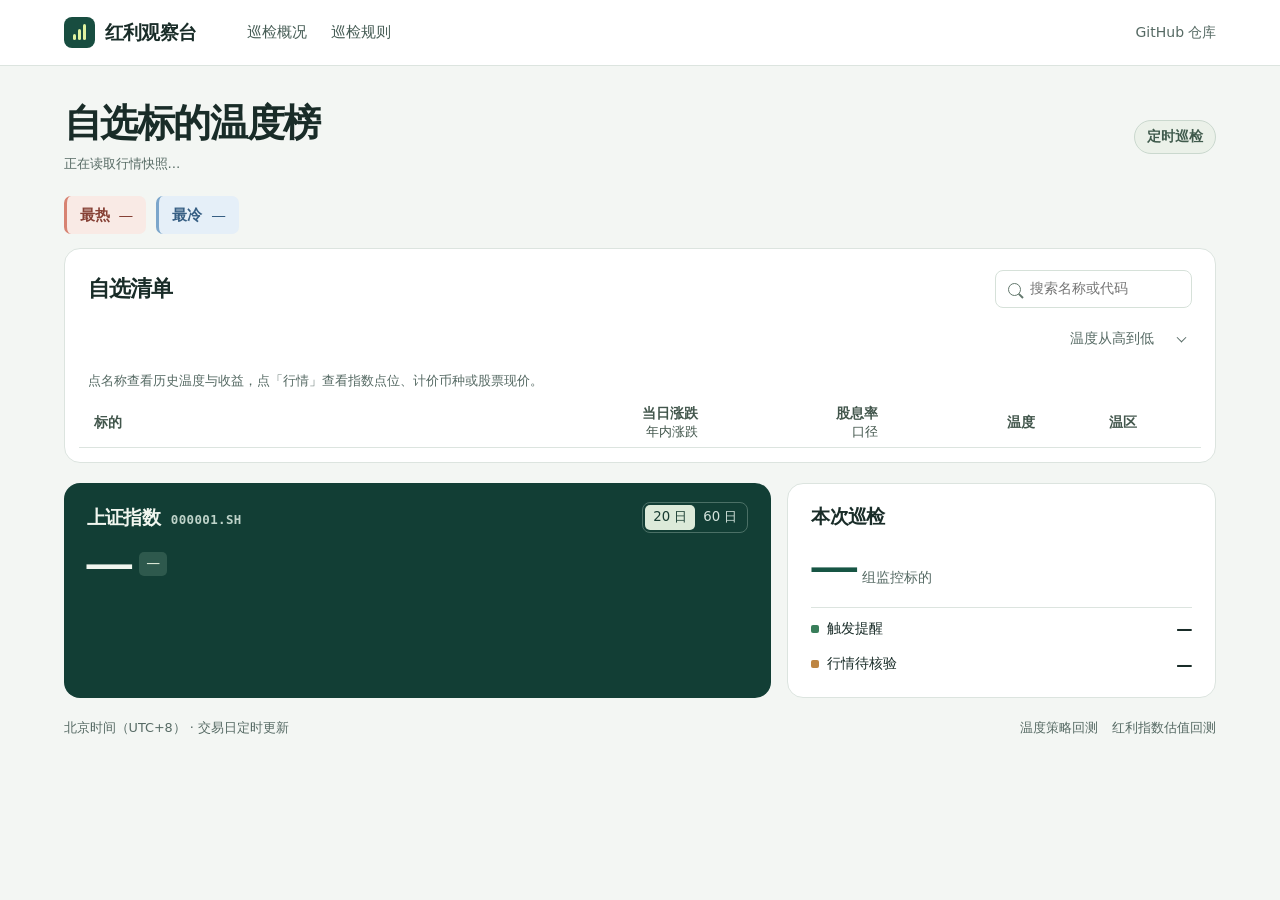
<file: dashboard/index.html>
<!doctype html>
<html lang="zh-CN">
<head>
  <meta charset="utf-8">
  <meta name="viewport" content="width=device-width, initial-scale=1">
  <meta name="theme-color" content="#123e35">
  <title>自选标的温度榜 · 红利观察台</title>
  <link rel="stylesheet" href="./style.css">
  <script type="application/json" id="snapshot">__SNAPSHOT__</script>
  <script src="./app.js" defer></script>
</head>
<body>
  <header class="top"><div class="shell top-inner">
    <a class="brand" href="#overview"><span class="brand-mark" aria-hidden="true"><i></i><i></i><i></i></span>红利观察台</a>
    <nav aria-label="主导航"><a href="#market-summary">巡检概况</a><button class="text-button" id="rules-open">巡检规则</button></nav>
    <a class="repo" href="https://github.com/spbnb/dividend-watch">GitHub 仓库</a>
  </div></header>
  <main class="shell" id="overview">
    <div class="page-heading"><div><h1>自选标的温度榜</h1><p id="rank-date"></p><p id="updated">正在读取行情快照…</p></div>
      <span class="session" id="session">定时巡检</span></div>
    <div class="extremes" aria-label="清单中的最高和最低温度">
      <div class="extreme hot"><span>最热</span><a id="hottest">—</a></div>
      <div class="extreme cold"><span>最冷</span><a id="coldest">—</a></div>
    </div>
    <section class="watch" id="list" aria-labelledby="list-title">
      <div class="list-heading"><div><h2 id="list-title">自选清单</h2><span id="visible-count" aria-live="polite"></span></div>
        <label class="search"><span aria-hidden="true" class="magnifier"></span><input type="search" id="search" placeholder="搜索名称或代码" aria-label="搜索名称或代码"></label>
      </div>
      <div class="filter-line"><div id="filters" class="filters" role="group" aria-label="标的类别"></div>
        <label class="sort"><select id="sort" aria-label="清单排序"><option value="hot">温度从高到低</option><option value="cold">温度从低到高</option><option value="gap">距首档升序</option><option value="change">涨跌幅从高到低</option><option value="status">触发状态优先</option></select></label></div>
      <button id="clear-scope" hidden></button>
      <p class="basis-key">点名称查看历史温度与收益，点「行情」查看指数点位、计价币种或股票现价。</p>
      <table class="watch-table"><colgroup><col class="col-name"><col class="col-move"><col class="col-yield"><col class="col-temp"><col class="col-band"></colgroup>
        <thead><tr><th scope="col">标的</th><th scope="col">当日涨跌<small>年内涨跌</small></th><th scope="col">股息率<small>口径</small></th><th scope="col">温度</th><th scope="col">温区</th></tr></thead><tbody id="rows"></tbody>
      </table>
      <div id="empty" hidden>没有符合条件的标的。<button id="reset">清除筛选</button></div>
      <noscript><table><thead><tr><th>名称</th><th>代码</th><th>点位 / 价格 / 净值</th><th>首档</th><th>状态</th></tr></thead><tbody>__ROWS__</tbody></table></noscript>
    </section>
    <section class="overview-grid" id="market-summary" aria-label="行情和巡检概况">
      <article class="index-card">
        <div class="card-heading"><h2>上证指数 <span class="symbol">000001.SH</span></h2>
          <div class="periods" aria-label="走势图范围"><button data-days="20" aria-pressed="true">20 日</button><button data-days="60" aria-pressed="false">60 日</button></div>
        </div>
        <div class="index-data"><strong id="index-price">—</strong><span id="index-change">—</span></div>
        <div class="chart-wrap"><canvas id="chart" tabindex="0" role="img" aria-label="上证指数最近交易日走势"></canvas><output id="chart-tip" hidden></output></div>
        <div class="chart-foot"><span id="chart-start"></span><span id="chart-caption"></span><span id="chart-end"></span></div>
      </article>
      <article class="summary-card"><h2>本次巡检</h2>
        <div class="coverage"><div><strong id="group-count">—</strong><span>组监控标的</span></div><span id="row-count"></span></div>
        <div class="summary-actions">
          <button data-scope="hits" aria-pressed="false"><span><i class="indicator hit"></i>触发提醒</span><b id="hit-count">—</b></button>
          <button data-scope="guard" aria-pressed="false"><span><i class="indicator guard"></i>行情待核验</span><b id="guard-count">—</b></button>
        </div>
      </article>
    </section>
    <footer><span>北京时间（UTC+8） · 交易日定时更新</span><div class="research-links"><a href="https://github.com/spbnb/dividend-watch/blob/main/research/strategy-backtest.md">温度策略回测</a><a href="https://github.com/spbnb/dividend-watch/blob/main/research/value-results.md">红利指数估值回测</a></div></footer>
  </main>
  <dialog id="rules" aria-labelledby="rules-title"><div class="dialog-heading"><h2 id="rules-title">巡检规则</h2><button id="rules-close">关闭</button></div>
    <dl class="rule-list">
      <dt>巡检与提醒</dt><dd>北京时间周一至周五 08:00 至 14:30，每半小时计划巡检一次。盘中出现新的触发条件时推送提醒。14:30 入队的最后一轮如有延迟，15:00 前仍可发出盘中提醒。</dd>
      <dt>盘前与盘后温度榜</dt><dd>交易日北京时间 08:00 计划发送盘前总榜，16:30 计划发送盘后总榜。每个已启用渠道每期接收一次。</dd>
      <dt>股票与净值提醒</dt><dd>价格、日线 RSI(14) 和 RSI(7) 各自分档，等于阈值即触发。点「行情」可查看各标的适用的阈值。同一轮多项命中合并显示，直接到二档时覆盖该指标首档。</dd>
      <dt>指数监测</dt><dd>指数温度、RSI 和历史收益使用指数本身的序列。点「行情」查看本次读数来源、历史指数代码和计价币种。点位栏只列价格指数的原始点位，数据暂缺时显示「—」。</dd>
      <dt>场外基金</dt><dd>012708 的 RSI 使用基金已公布的日净值涨跌幅，盘中以估值涨跌幅暂估。单位净值和跟踪指数 931446 的当日跌幅各自设有两档。展开「行情」可查看各档和估值来源。</dd>
      <dt>标的温度计</dt><dd>点标的名称可查看综合温度、历史走势和不同温区的历史收益。综合温度由 250 日价格位置、RSI(14)、RSI(7) 按 50%、35%、15% 加权。≤10° 为超低温，超过 10° 且 ≤25° 为低温。</dd>
      <dt>榜单读法</dt><dd>最热、最冷比较同一最新观测日的标的，旧读数标注日期并列在同日读数之后。指数行列示指数股息率和数据日期，股票与场外基金列示近 365 日现金分红合计除以最新价或净值。缺少数据时显示「—」。</dd>
      <dt>重复提醒</dt><dd>本机和 GitHub 各自按渠道记录当天的档位提醒。从低温降至超低温可再次提醒，直接触及超低温同时覆盖当天低温档。</dd>
    </dl>
  </dialog>
</body>
</html>
</file>
<file: dashboard/style.css>
:root {
  color-scheme: light;
  --ink: #192c28; --muted: #566a64; --line: #dce4df; --green: #175544;
  --wash: #f3f6f3; --rise: #a34236; --fall: #167052;
  font: 16px/1.55 "Inter", "Microsoft YaHei", "PingFang SC", system-ui, sans-serif;
  color: var(--ink); background: var(--wash);
}
* { box-sizing: border-box }
body { margin: 0 }
button, input, select { font: inherit; color: inherit }
button, select { cursor: pointer }
a { color: inherit; text-decoration: none }
button:focus-visible, a:focus-visible, input:focus-visible, select:focus-visible, canvas:focus-visible {
  outline: 3px solid #b17625; outline-offset: 3px;
}
[hidden] { display: none !important }
h1, h2, p { margin: 0 }
h1, h2, .brand { letter-spacing: -.035em }
.shell { max-width: 1240px; margin: 0 auto; padding: 0 clamp(18px, 3.4vw, 48px) }
.top { background: #fff; border-bottom: 1px solid var(--line) }
.top-inner, nav, .brand, .page-heading, .card-heading, .periods, .index-data, .coverage, .list-heading, .list-heading > div, .filter-line, footer, .dialog-heading {
  display: flex; align-items: center;
}
.top-inner { min-height: 65px; gap: clamp(16px, 4vw, 56px) }
.brand { display: inline-flex; gap: 10px; font-size: 1.17rem; font-weight: 780 }
.brand-mark { width: 31px; height: 31px; display: inline-flex; align-items: flex-end; justify-content: center; gap: 2px; padding-bottom: 8px; border-radius: 8px; background: #184d40 }
.brand-mark i { width: 3px; height: 6px; border-radius: 2px; background: #e0f3a0 }
.brand-mark i:nth-child(2) { height: 11px }
.brand-mark i:nth-child(3) { height: 16px }
nav { gap: 24px; font-size: .91rem; color: #475d56 }
.text-button { padding: 0; background: none; border: 0 }
nav a:hover, .text-button:hover, .repo:hover { color: #087b58; text-decoration: underline }
.repo { margin-left: auto; font-size: .875rem; color: var(--muted) }
.page-heading { justify-content: space-between; gap: 12px; padding: 34px 0 22px }
h1 { font-size: clamp(1.7rem, 3vw, 2.5rem); line-height: 1.22; font-weight: 760 }
.page-heading p { margin-top: 7px; color: var(--muted); font-size: .9rem }
#rank-date { color: #315848; font-weight: 650 }
.page-heading #updated { margin-top: 1px; font-size: .8rem }
.session { font-size: .875rem; font-weight: 650; border: 1px solid #cad8ce; border-radius: 20px; padding: 5px 12px; color: #405b4d; background: #ebf1e9; white-space: nowrap }
.overview-grid { display: grid; grid-template-columns: 1.65fr 1fr; gap: 16px }
.index-card, .summary-card, .watch { border-radius: 16px; overflow: hidden }
.index-card { background: #123e35; color: #f1f6ef; padding: 19px 23px 14px; position: relative }
.card-heading, .coverage, footer, .dialog-heading, .list-heading, .filter-line { justify-content: space-between }
h2 { font-size: 1.18rem; line-height: 1.4; font-weight: 720 }
.symbol { color: #bed3c9; font: 550 .78rem/1.2 "IBM Plex Mono", Consolas, monospace; letter-spacing: .03em; margin-left: 5px }
.periods { border: 1px solid #4b7066; border-radius: 8px; padding: 2px }
.periods button { border: 0; border-radius: 5px; padding: 2px 8px; background: transparent; color: #d3e3dc; font-size: .83rem }
.periods button[aria-pressed=true] { background: #dcead9; color: #183c31 }
.index-data { gap: 10px; margin-top: 4px }
.index-data strong, .coverage strong { font: 570 clamp(2rem, 4vw, 2.85rem)/1.2 "Inter", "Segoe UI", sans-serif; letter-spacing: -.065em; font-variant-numeric: tabular-nums }
#index-change { background: #2e594d; color: #e8f2df; padding: 1px 7px; border-radius: 5px; font-size: .87rem }
.chart-wrap { position: relative; height: 69px; margin-top: 5px }
#chart { width: 100%; height: 100%; display: block; touch-action: pan-y }
#chart-tip { position: absolute; top: 0; pointer-events: none; padding: 2px 6px; border-radius: 4px; background: #eff5df; color: #1a3930; font-size: .77rem; white-space: nowrap }
.chart-foot { display: flex; min-height: 18px; align-items: center; justify-content: space-between; color: #bcd1c5; font-size: .77rem; font-variant-numeric: tabular-nums }
.summary-card, .watch { background: #fff; border: 1px solid var(--line) }
.summary-card { padding: 19px 23px 12px }
.coverage { align-items: baseline; padding: 10px 0 13px; gap: 8px; border-bottom: 1px solid var(--line) }
.coverage strong { color: var(--green); margin-right: 8px }
.coverage span { color: var(--muted); font-size: .85rem }
.summary-actions { display: grid; gap: 2px; margin-top: 4px }
.summary-actions button { display: flex; align-items: center; justify-content: space-between; gap: 10px; border: 0; padding: 4px 5px; margin: 0 -5px; border-radius: 5px; background: none; font-size: .88rem }
.summary-actions button:hover, .summary-actions button[aria-pressed=true] { background: #ecf4eb }
.summary-actions button > span { display: inline-flex; align-items: center; gap: 8px }
.summary-actions b { font-size: 1.02rem; font-variant-numeric: tabular-nums }
.indicator { width: 8px; height: 8px; border-radius: 2px; flex: none }
.indicator.hit { background: #397e5a }.indicator.guard { background: #bd8542 }
.watch { margin-top: 22px; scroll-margin-top: 12px }
.list-heading { padding: 21px 23px 14px; gap: 12px }
.list-heading > div { gap: 10px }
.list-heading h2 { font-size: 1.37rem }
#visible-count { color: var(--muted); font-size: .84rem }
.search { display: flex; align-items: center; padding: 5px 9px 5px 12px; border-radius: 8px; border: 1px solid #d6e1d9; gap: 9px }
.search input { min-width: 0; width: 152px; border: 0; padding: 2px 0; background: transparent; font-size: .875rem }
.magnifier { position: relative; width: 13px; height: 13px; border: 1.7px solid #63786d; border-radius: 50% }
.magnifier:after { content: ""; position: absolute; right: -4px; bottom: -2px; transform: rotate(45deg); width: 6px; height: 1.7px; background: #63786d }
.filter-line { padding: 0 23px 15px; gap: 8px; flex-wrap: wrap }
.filters { display: flex; gap: 5px; flex-wrap: wrap }
.filters button, #clear-scope, #reset, .dialog-heading button { border: 0; background: #eef3ee; border-radius: 6px; font-size: .875rem; padding: 5px 10px }
.filters button { color: #50645a; background: transparent }
.filters button[aria-pressed=true] { background: #204f41; color: #fff }
.filters button:hover:not([aria-pressed=true]) { background: #edf3ee }
.sort { position: relative; font-size: .86rem; color: var(--muted) }
.sort select { appearance: none; padding: 6px 24px 6px 8px; border: 0; background: transparent }
.sort:after { content: ""; position: absolute; width: 6px; height: 6px; border: solid currentColor; border-width: 0 1.5px 1.5px 0; transform: translateY(-70%) rotate(45deg); right: 7px; top: 50%; pointer-events: none }
#clear-scope { margin: 0 23px 12px; background: #edf1df }
/* The ranked list keeps the same five columns on a phone and a desktop. */
.extremes { display: flex; gap: 10px; align-items: stretch; flex-wrap: wrap }
.extreme { display: flex; align-items: center; gap: 9px; flex-wrap: wrap; padding: 8px 13px; border-radius: 7px; font-size: .92rem; background: #f9eae5; color: #864035; border-left: 3px solid #d78372 }
.extreme.cold { background: #e5eff8; border-color: #7ca6cb; color: #365e83 }
.extreme > span { font-weight: 680 }.extreme a { display:inline-flex; align-items:baseline; flex-wrap: wrap; gap: 5px 7px }.extreme a:hover b { text-decoration: underline }
.extreme small { font-size: .8rem }.extreme strong { font-size:1.05rem }
.watch { margin: 14px 0 20px }.watch-table { width: calc(100% - 28px); margin: 0 14px 10px; border-collapse: separate; border-spacing: 0 4px; table-layout: fixed; font-variant-numeric: tabular-nums; font-size: .95rem }
.col-name { width: 38% }.col-move { width: 18% }.col-yield { width: 16% }.col-temp { width: 14% }.col-band { width: 14% }
.watch-table th { font-size: .86rem; line-height: 1.3; padding: 7px 9px; color: #42564c; border-bottom: 1px solid #dce4df; text-align: right }
.watch-table th small,.move small { display: block; font-size: .82rem; font-weight: 450 }
.watch-table th:first-child,.watch-table .row td:first-child { text-align: left; padding-left: 15px }
.watch-table th:last-child,.watch-table .row td:last-child { text-align: center }
.watch-table .row { --row:#f1f4f0; --line-tint:#b1bdb5; --band:#526358 }
.watch-table .row.ice { --row:#e5effb; --line-tint:#84a9d1; --band:#315a87 }
.watch-table .row.cool { --row:#eef4fb; --line-tint:#a2bdd6; --band:#416584 }
.watch-table .row.cool-side { --row:#f1f5f9; --line-tint:#b1c8dc }
.watch-table .row.warm-side { --row:#faf3ef; --line-tint:#dac3b6 }
.watch-table .row.warm { --row:#fcf0e9; --line-tint:#e3ac8d; --band:#994f30 }
.watch-table .row.hot { --row:#fae8e5; --line-tint:#dc9287; --band:#953f38 }
.watch-table .row.unknown { --row:#f5f5f3; --line-tint:#c6cac5 }
.watch-table .row td { background: var(--row); padding: 5px 9px; text-align: right; vertical-align: middle; line-height: 1.32 }
.watch-table .row td:first-child { border-radius: 6px 0 0 6px; box-shadow: inset 3px 0 var(--line-tint) }
.watch-table .row td:last-child { border-radius: 0 6px 6px 0 }
.name-link { font-size: .97rem; font-weight: 685; line-height: 1.28; color: var(--ink); text-decoration: none; overflow-wrap: anywhere }
.name-link:hover { text-decoration: underline; text-underline-offset: 2px }
.code { display: block; color: #5c6c62; font: .75rem/1.4 "IBM Plex Mono", Consolas, monospace }
.basis-key { color: var(--muted); font-size: .8rem; padding: 0 23px 4px }
.basis-label,.rate-basis { display: block; color: var(--muted); font-size: .72rem; line-height: 1.4; font-weight: 450 }
.basis-label { display: inline-block; margin-top: 1px; color: #365d52 }
.num { white-space: nowrap }.move strong { font-weight: 600 }.move small { margin-top: 1px }.temp,.band-name { color: var(--band); font-weight: 720 }.temp { font-size: 1.08rem }
.older-date { display:block;color:#586861;font: .75rem/1.3 "Inter",system-ui,sans-serif }
.band-name { display: block; font-size: .85rem }
.quote-toggle { display: inline-flex; gap: 4px; align-items: center; border: 0; color: #4e6156; background: none; cursor: pointer; padding: 2px 3px; font-size: .74rem }
.quote-toggle:hover { text-decoration: underline }
.quote-toggle:after { content: ""; width: 4px; height: 4px; border: solid currentColor; border-width: 0 1px 1px 0; transform: rotate(45deg) }
.quote-toggle[aria-expanded=true]:after { transform: rotate(225deg) }
.up { color: var(--rise) }.down { color: var(--fall) }
.row-details td { padding: 8px 12px; background: #f5f8f4 }
.detail { display: grid; grid-template-columns: repeat(auto-fit, minmax(145px, 1fr)); gap: 10px 18px; text-align: left; margin: 3px 0 5px }
.detail div { min-width: 0 }.detail dt { color: var(--muted); font-size: .79rem }.detail dd { margin: 1px 0; font-size: .9rem; overflow-wrap: anywhere }
#empty { padding: 30px; text-align: center; color: var(--muted) }
footer { padding: 20px 0 32px; gap: 8px; color: var(--muted); font-size: .8rem; flex-wrap: wrap }
.research-links { display: flex; flex-wrap: wrap; gap: 4px 14px }
.research-links a:hover { color: var(--green); text-decoration: underline }
dialog { border: 1px solid #cad7ce; border-radius: 15px; padding: 23px; width: min(490px, 92vw); color: var(--ink); max-height: 84vh; overflow: auto }
dialog::backdrop { background: #102e2666 }.dialog-heading { margin-bottom: 14px }
.rule-list { margin: 0 }.rule-list dt { font-weight: 700; margin: 12px 0 3px }.rule-list dd { margin: 0; color: #4e6156; font-size: .91rem }
@media (max-width: 760px) {
  .overview-grid { grid-template-columns: 1.4fr 1fr; gap: 10px }
  .index-card, .summary-card { padding-left: 15px; padding-right: 15px }

  .coverage { flex-wrap: wrap; gap: 0 }.type-icon { display: none }
}
@media (max-width: 600px) {
  .top-inner { min-height: 55px; gap: 13px }.brand { font-size: 1.04rem } nav { gap: 12px; margin-left: auto; font-size: .84rem }.repo { display: none }
  .page-heading { padding: 22px 0 15px }.page-heading p { font-size: .8rem }.session { font-size: .78rem; padding: 4px 8px }
  .overview-grid { grid-template-columns: 1fr }.index-card { padding: 14px 16px 9px }.chart-wrap { height: 64px }.summary-card { display: grid; grid-template-columns: 1fr 1.2fr; gap: 0 13px; padding: 12px 16px }
  .summary-card h2 { font-size: .97rem }.coverage { grid-column: 1; grid-row: 2; border: 0; padding: 0; display: block }.coverage strong { font-size: 1.7rem }.coverage > span { display: block; font-size: .76rem }
  .summary-actions { grid-column: 2; grid-row: 1 / 3; align-self: center; border-left: 1px solid var(--line); padding-left: 13px }.summary-actions button { font-size: .8rem }
  .watch { margin-top: 14px; border-radius: 12px }.list-heading { padding: 15px 13px 9px }.list-heading h2 { font-size: 1.15rem }
  .search { padding: 4px 7px; gap: 7px }.search input { width: 109px; font-size: .8rem }
  .filter-line { padding: 0 10px 8px; gap: 2px }.filters { gap: 1px }.filters button { padding: 4px 7px; font-size: .8rem }.sort { font-size: .8rem }
  .shell { padding-inline: 10px }.page-heading {padding: 18px 2px 10px}
  .page-heading { display:grid;grid-template-columns:1fr auto;gap:3px 7px;align-items:center }
  .page-heading>div { display:contents }.page-heading h1 {grid-row:1;grid-column:1}.page-heading .session {grid-row:1;grid-column:2}
  .page-heading p {grid-column:1/-1;grid-row:2;margin:0}.page-heading #updated {grid-row:3}
  .extremes {display:grid;gap:4px}.extreme {font-size:.81rem; padding:4px 9px;gap:7px}.extreme strong {font-size:.9rem}.extreme a {gap:5px}
  .watch-table { width: calc(100% - 10px); margin: 0 5px 7px; font-size: .80rem; border-spacing: 0 4px }
  .col-name { width: 34% }.col-move { width: 20% }.col-yield { width: 16% }.col-temp { width: 13% }.col-band { width: 17% }
  .watch-table .row td,.watch-table th { padding: 5px 2px }
  .watch-table .row td:first-child,.watch-table th:first-child {padding-left:7px}
  .watch-table th,.watch-table th small {font-size:.735rem}.name-link {font-size:.83rem}.code {font-size:.68rem}
  .basis-key { padding: 0 12px 3px; font-size: .73rem }.basis-label,.rate-basis {font-size:.68rem}
  .temp {font-size:.89rem}.band-name {font-size:.76rem}.quote-toggle,.move small {font-size:.735rem}
  .row-details td {padding:5px 8px}.detail { grid-template-columns: repeat(2,minmax(0,1fr)) }
  footer { display: block } footer span { display: block }
}
</file>
